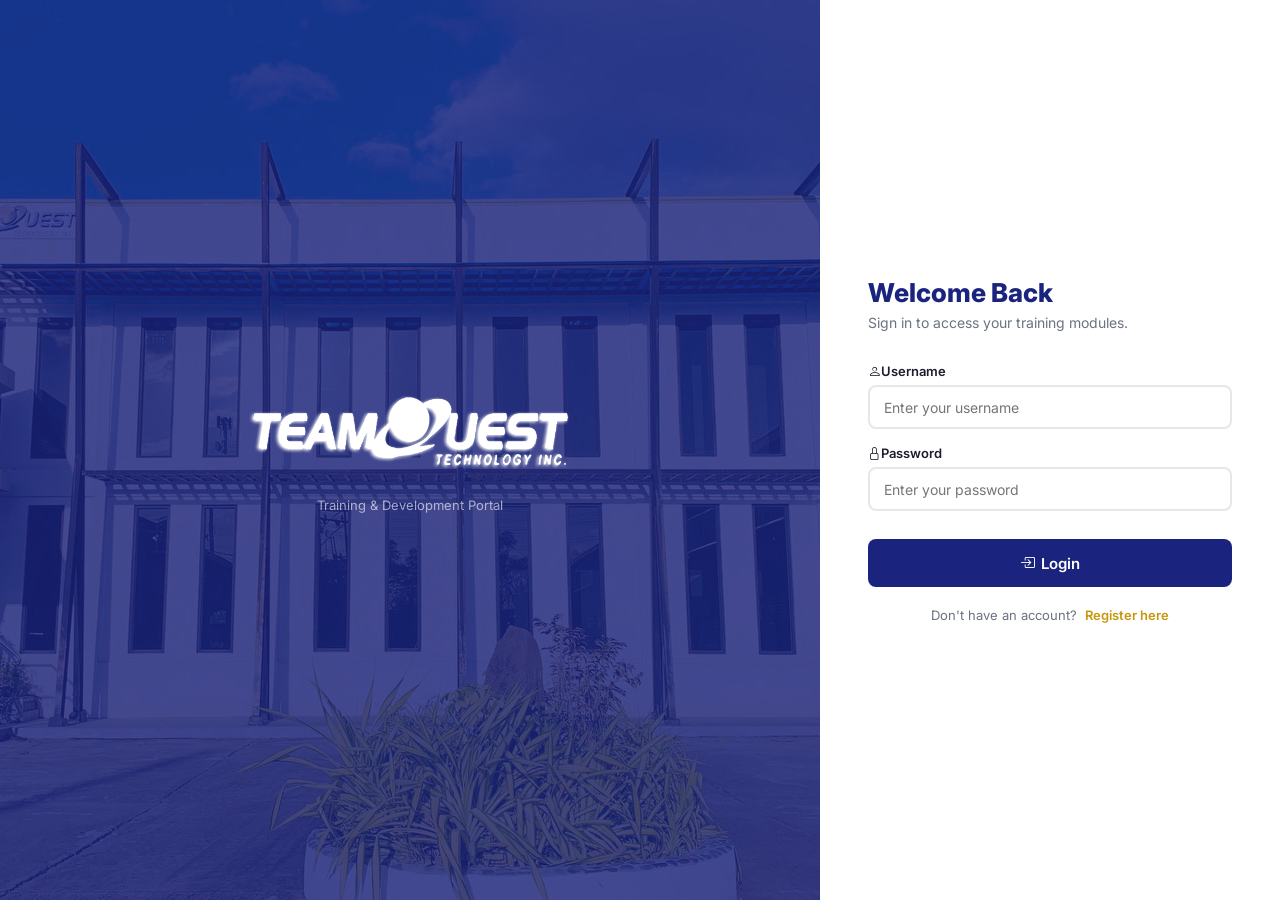
<file: INDEX.html>
<!doctype html>
<html lang="en">
<head>
  <meta charset="utf-8">
  <meta name="viewport" content="width=device-width, initial-scale=1">
  <title>TeamQuest Training Portal</title>
  <link rel="stylesheet" href="https://cdn.jsdelivr.net/npm/bootstrap-icons@1.11.0/font/bootstrap-icons.min.css">
  <link rel="stylesheet" href="assets/css/styles.css">
</head>
<body>

<div class="tq-login-page">

  <!-- LEFT — Navy brand panel -->
  <div class="tq-login-left">
    <div class="tq-login-bg" style="background-image: url('Images/TeamQuest.jpg');"></div>
    <div class="tq-login-logo-wrap">
      <img src="Images/Logo.png" alt="TeamQuest Technology Inc.">
      <p style="color: rgba(255,255,255,0.6); font-size: 13px; margin: 0; text-align: center;">
        Training &amp; Development Portal
      </p>
    </div>
  </div>

  <!-- RIGHT — Login form -->
  <div class="tq-login-right">
    <div class="tq-login-form-wrap">

      <div class="tq-login-title">Welcome Back</div>
      <div class="tq-login-sub">Sign in to access your training modules.</div>

      <form action="INDEX.php" method="POST" autocomplete="off">
        <input type="hidden" name="login" value="1">

        <div class="tq-form-group">
          <label class="tq-label"><i class="bi bi-person me-1"></i>Username</label>
          <input type="text" name="username" class="tq-input" placeholder="Enter your username" required autocomplete="off">
        </div>

        <div class="tq-form-group" style="margin-bottom: 28px;">
          <label class="tq-label"><i class="bi bi-lock me-1"></i>Password</label>
          <input type="password" name="password" class="tq-input" placeholder="Enter your password" required autocomplete="new-password">
        </div>

        <button type="submit" name="login" class="btn-tq-primary w-100" style="width:100%; justify-content: center; height: 48px; font-size: 15px;">
          <i class="bi bi-box-arrow-in-right"></i> Login
        </button>

      </form>

      <div style="text-align: center; margin-top: 20px; font-size: 13px; color: var(--tq-muted);">
        Don't have an account?
        <a href="REGISTER.html" style="color: var(--tq-gold); font-weight: 600; text-decoration: none; margin-left: 4px;">Register here</a>
      </div>

    </div>
  </div>

</div>

<script src="assets/js/scripts.js"></script>
</body>
</html>
</file>
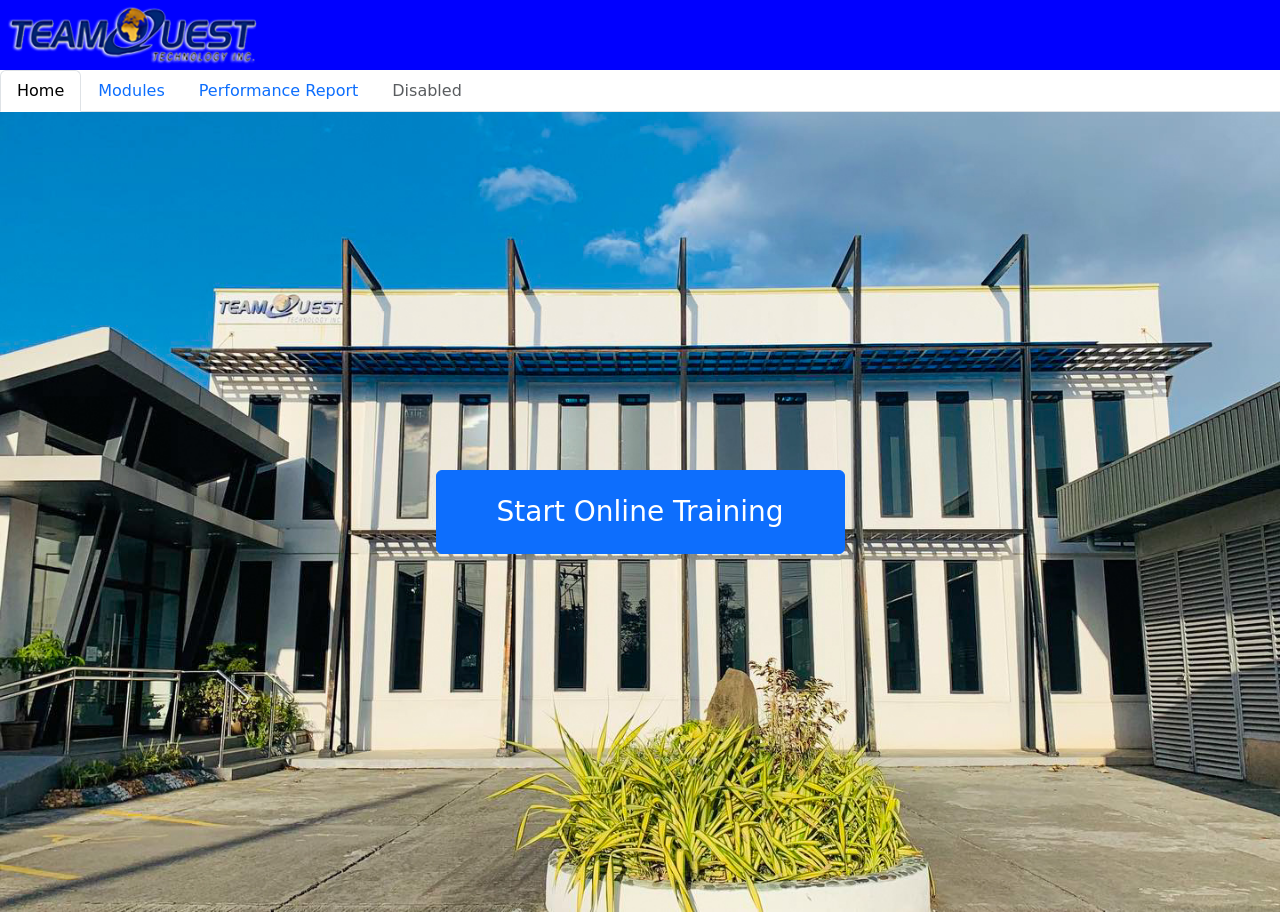
<file: EMPLOYEE.html>
<!doctype html>
<html lang="en">
  <head>
    <meta charset="utf-8">
    <meta name="viewport" content="width=device-width, initial-scale=1">
    <title>Online Training</title>
    <link href="https://cdn.jsdelivr.net/npm/bootstrap@5.3.8/dist/css/bootstrap.min.css" rel="stylesheet" integrity="sha384-sRIl4kxILFvY47J16cr9ZwB07vP4J8+LH7qKQnuqkuIAvNWLzeN8tE5YBujZqJLB" crossorigin="anonymous">
  </head>
  <body>
    <div>
        <div class="logo">
            <img src="Images/Logo.png" alt="Company Logo">
        </div>
        

        <ul class="nav nav-tabs" id="myTab" role="tablist">
            <li class="nav-item" role="presentation">
              <button class="nav-link active" id="home-tab" data-bs-toggle="tab" data-bs-target="#home-tab-pane" type="button" role="tab" aria-controls="home-tab-pane" aria-selected="true">Home</button>
            </li>
            <li class="nav-item" role="presentation">
              <button class="nav-link" id="profile-tab" data-bs-toggle="tab" data-bs-target="#profile-tab-pane" type="button" role="tab" aria-controls="profile-tab-pane" aria-selected="false">Modules</button>
            </li>
            <li class="nav-item" role="presentation">
              <button class="nav-link" id="contact-tab" data-bs-toggle="tab" data-bs-target="#contact-tab-pane" type="button" role="tab" aria-controls="contact-tab-pane" aria-selected="false">Performance Report</button>
            </li>
            <li class="nav-item" role="presentation">
              <button class="nav-link" id="disabled-tab" data-bs-toggle="tab" data-bs-target="#disabled-tab-pane" type="button" role="tab" aria-controls="disabled-tab-pane" aria-selected="false" disabled>Disabled</button>
            </li>
          </ul>
          <div class="tab-content" id="myTabContent">
            <div class="tab-pane fade show active" id="home-tab-pane" role="tabpanel" aria-labelledby="home-tab" tabindex="0">
                <div class="Homepage-Tab">
                    <div class="Homepage-button-tab"> 
                        <button type="button" class="btn btn-primary" >Start Online Training</button>
                    </div>
                </div>
            </div>


            <div class="tab-pane fade" id="profile-tab-pane" role="tabpanel" aria-labelledby="Module-tab" tabindex="0">
               <br>
                <div class="container">
                    <div class="row">
                        
                        <div class="col-md-6 mb-4">
                            <div class="module-card" style="cursor: pointer;" onclick="window.location.href='Module1.html'">
                                <img src="Images/Module1.jpg" alt="Module 1" class="img-fluid">
                                <div class="module-description">
                                    <h4>Semiconductor Burn-In Training Module</h4>
                                    <p>This is the description of module 1. It explains the features and content.</p>
                                </div>
                            </div>
                        </div>
                        <!-- Module 2 -->
                        <div class="col-md-6 mb-4">
                            <div class="module-card" style="cursor: pointer;" onclick="window.location.href='#'">
                                <img src="Images/Module2.jpg" alt="Module 2" class="img-fluid">
                                <div class="module-description">
                                    <h4>Inspection and Sorting Training</h4>
                                    <p>This is the description of module 2. It covers advanced topics.</p>
                                </div>
                            </div>
                        </div>
                    </div>
                </div>
            

            </div>




            <div class="tab-pane fade" id="contact-tab-pane" role="tabpanel" aria-labelledby="contact-tab" tabindex="0">...</div>
            <div class="tab-pane fade" id="disabled-tab-pane" role="tabpanel" aria-labelledby="disabled-tab" tabindex="0">...</div>
        </div>
    <script src="https://cdn.jsdelivr.net/npm/bootstrap@5.3.8/dist/js/bootstrap.bundle.min.js" integrity="sha384-FKyoEForCGlyvwx9Hj09JcYn3nv7wiPVlz7YYwJrWVcXK/BmnVDxM+D2scQbITxI" crossorigin="anonymous"></script>
  </body>
</html>



<style>
    .logo img {
        height: 70px;
        width: auto;  
    }

    .logo {
        background-color: blue;
    }

    .Homepage-Tab {
    background-image: url("Images/TeamQuest.jpg");
    background-size: cover;
    background-position: center;
    background-repeat: no-repeat;
    min-height: 800px;
    display: flex;
    justify-content: center;
    align-items: center;
    }

    .Homepage-button-tab .btn {
    font-size: 28px;
    padding: 20px 60px;
    } 
    .module-card {
        border: 2px solid rgb(0, 0, 0);
        border-radius: 10px;
        overflow: hidden;
        text-align: center;
        background-color: #f9f9f9;
        transition: transform 0.3s;
    }

    .module-card img {
        width: 100%;         
        height: 250px;        
        object-fit: cover;   
    }
</file>
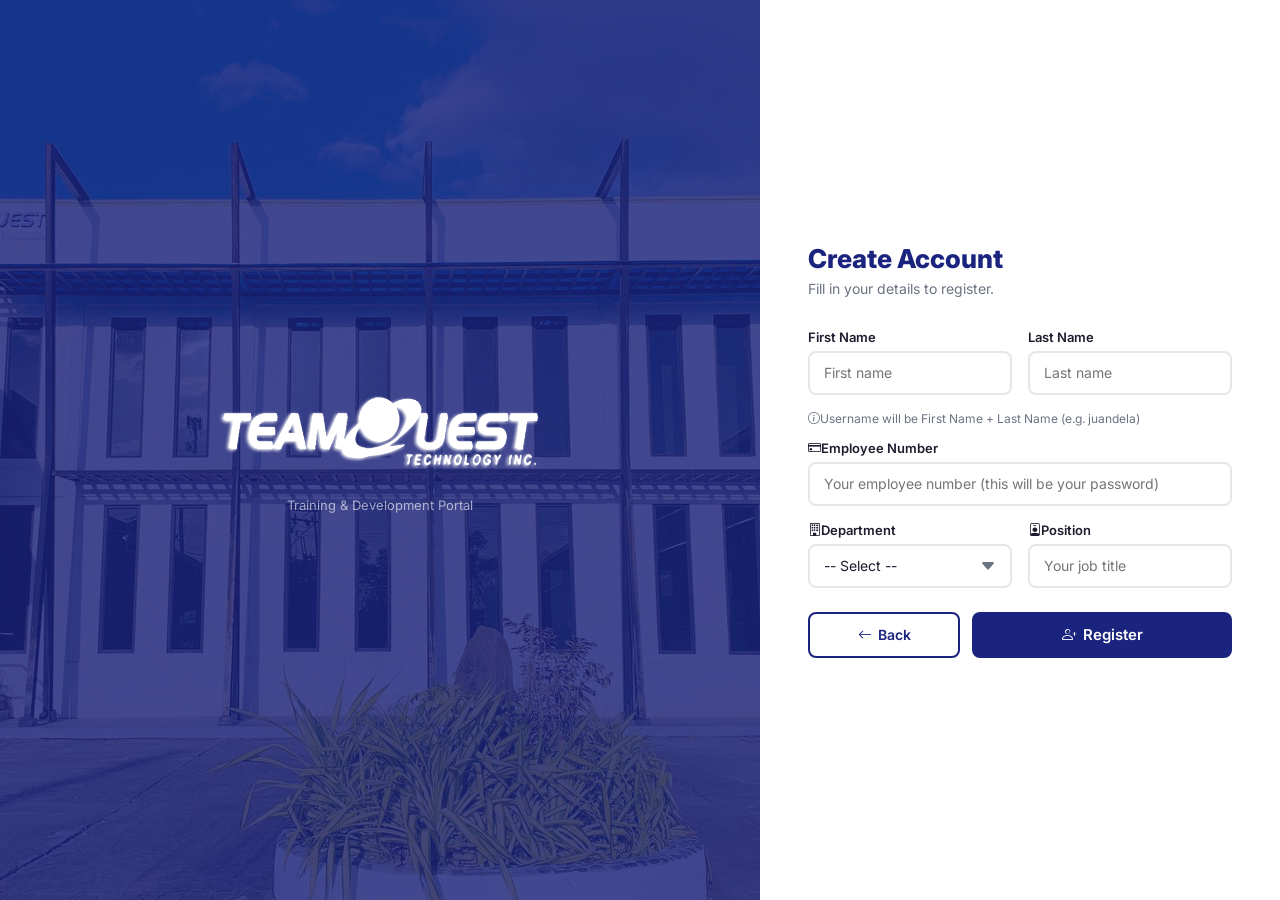
<file: REGISTER.html>
<!DOCTYPE html>
<html lang="en">
<head>
  <meta charset="UTF-8">
  <meta name="viewport" content="width=device-width, initial-scale=1.0">
  <title>Register — TeamQuest Training Portal</title>
  <link rel="stylesheet" href="https://cdn.jsdelivr.net/npm/bootstrap-icons@1.11.0/font/bootstrap-icons.min.css">
  <link rel="stylesheet" href="assets/css/styles.css">
</head>
<body>

<div class="tq-login-page">

  <!-- LEFT — Navy brand panel -->
  <div class="tq-login-left">
    <div class="tq-login-bg" style="background-image: url('Images/TeamQuest.jpg');"></div>
    <div class="tq-login-logo-wrap">
      <img src="Images/Logo.png" alt="TeamQuest Technology Inc.">
      <p style="color: rgba(255,255,255,0.6); font-size: 13px; margin: 0; text-align: center;">
        Training &amp; Development Portal
      </p>
    </div>
  </div>

  <!-- RIGHT — Register form -->
  <div class="tq-login-right" style="width: 520px;">
    <div class="tq-login-form-wrap">

      <div class="tq-login-title">Create Account</div>
      <div class="tq-login-sub">Fill in your details to register.</div>

      <form action="REGISTER.php" method="POST">

        <div class="tq-form-row">
          <div class="tq-form-group" style="margin-bottom:0;">
            <label class="tq-label">First Name</label>
            <input type="text" id="firstname" name="firstname" class="tq-input" placeholder="First name" required>
          </div>
          <div class="tq-form-group" style="margin-bottom:0;">
            <label class="tq-label">Last Name</label>
            <input type="text" id="lastname" name="lastname" class="tq-input" placeholder="Last name" required>
          </div>
        </div>
        <p style="font-size: 12px; color: var(--tq-muted); margin: 6px 0 14px;">
          <i class="bi bi-info-circle me-1"></i>Username will be First Name + Last Name (e.g. juandela)
        </p>

        <div class="tq-form-group">
          <label class="tq-label"><i class="bi bi-credit-card me-1"></i>Employee Number</label>
          <input type="text" id="empnumber" name="empnumber" class="tq-input" placeholder="Your employee number (this will be your password)" required>
        </div>

        <div class="tq-form-row">
          <div class="tq-form-group" style="margin-bottom:0;">
            <label class="tq-label"><i class="bi bi-building me-1"></i>Department</label>
            <select id="department" name="department" class="tq-select" required>
              <option value="" disabled selected>-- Select --</option>
              <option value="ACCOUNTING">ACCOUNTING</option>
              <option value="ASEPH BURN-IN">ASEPH BURN-IN</option>
              <option value="CML BURN-IN">CML BURN-IN</option>
              <option value="ENGINEERING">ENGINEERING</option>
              <option value="ADMIN">ADMIN</option>
              <option value="LOGISTICS">LOGISTICS</option>
              <option value="MACHINING">MACHINING</option>
              <option value="MARKETING">MARKETING/SALES</option>
              <option value="MIS">MIS</option>
              <option value="PLANNING">PLANNING</option>
              <option value="PRODUCTION">PRODUCTION</option>
              <option value="PURCHASING">PURCHASING</option>
              <option value="QA">QA</option>
              <option value="QA/TRAINING">QA/TRAINING</option>
              <option value="STOR">STORE</option>
              <option value="WAREHOUSE">WAREHOUSE</option>
            </select>
          </div>
          <div class="tq-form-group" style="margin-bottom:0;">
            <label class="tq-label"><i class="bi bi-person-badge me-1"></i>Position</label>
            <input type="text" id="position" name="position" class="tq-input" placeholder="Your job title" required>
          </div>
        </div>

        <div style="display: flex; gap: 12px; margin-top: 24px;">
          <a href="INDEX.html" class="btn-tq-outline" style="flex: 1; justify-content: center; height: 46px; font-size: 14px;">
            <i class="bi bi-arrow-left"></i> Back
          </a>
          <button type="submit" class="btn-tq-primary" style="flex: 2; justify-content: center; height: 46px; font-size: 15px;">
            <i class="bi bi-person-plus"></i> Register
          </button>
        </div>

      </form>

    </div>
  </div>

</div>

<script src="assets/js/scripts.js"></script>
</body>
</html>
</file>
<file: assets/css/styles.css>
/* ============================================================
   TeamQuest Training Portal — Global Design System
   Colors: Navy #1a237e | Gold #c8960c | BG #f5f6fa
   Font: Inter (Google Fonts)
   ============================================================ */

@import url('https://fonts.googleapis.com/css2?family=Inter:wght@400;500;600;700;800&display=swap');

/* === ROOT VARIABLES === */
:root {
  --tq-navy:        #1a237e;
  --tq-navy-dark:   #0d1757;
  --tq-gold:        #c8960c;
  --tq-gold-hover:  #e0a800;
  --tq-bg:          #f5f6fa;
  --tq-surface:     #ffffff;
  --tq-text:        #1c1c2e;
  --tq-muted:       #6b7280;
  --tq-success:     #16a34a;
  --tq-danger:      #dc2626;
  --tq-warning:     #f59e0b;
  --tq-radius:      12px;
  --tq-radius-sm:   8px;
  --tq-shadow:      0 2px 8px rgba(0,0,0,0.08);
  --tq-shadow-md:   0 4px 16px rgba(0,0,0,0.12);
  --tq-sidebar-w:   240px;
  --tq-topbar-h:    64px;
}

/* === RESET & BASE === */
*, *::before, *::after { box-sizing: border-box; }

body {
  font-family: 'Inter', -apple-system, BlinkMacSystemFont, 'Segoe UI', sans-serif;
  font-size: 14px;
  background: var(--tq-bg);
  color: var(--tq-text);
  margin: 0;
  -webkit-font-smoothing: antialiased;
}

/* === SHELL LAYOUT === */
.tq-shell { display: flex; flex-direction: column; min-height: 100vh; }

/* === TOPBAR === */
.tq-topbar {
  height: var(--tq-topbar-h);
  background: var(--tq-navy);
  display: flex;
  align-items: center;
  padding: 0 20px;
  position: fixed;
  top: 0; left: 0; right: 0;
  z-index: 1000;
  box-shadow: 0 2px 12px rgba(0,0,0,0.25);
}
.tq-logo { height: 44px; width: auto; }
.tq-page-title {
  flex: 1;
  text-align: center;
  color: #fff;
  font-size: 16px;
  font-weight: 600;
  letter-spacing: 0.2px;
}
.tq-user-badge {
  display: flex;
  align-items: center;
  gap: 10px;
  color: rgba(255,255,255,0.9);
  font-size: 13px;
  font-weight: 500;
}
.tq-avatar {
  width: 34px; height: 34px;
  background: var(--tq-gold);
  border-radius: 50%;
  display: flex; align-items: center; justify-content: center;
  font-weight: 700; font-size: 14px; color: #fff;
  flex-shrink: 0;
}

/* === BODY BELOW TOPBAR === */
.tq-body {
  display: flex;
  padding-top: var(--tq-topbar-h);
  min-height: 100vh;
}

/* === SIDEBAR === */
.tq-sidebar {
  width: var(--tq-sidebar-w);
  background: var(--tq-navy);
  position: fixed;
  top: var(--tq-topbar-h);
  left: 0; bottom: 0;
  display: flex; flex-direction: column;
  z-index: 900;
  overflow-y: auto;
  border-right: 1px solid rgba(255,255,255,0.07);
}
.tq-nav { list-style: none; padding: 16px 0; margin: 0; flex: 1; }
.tq-nav-item { position: relative; }
.tq-nav-link {
  display: flex; align-items: center; gap: 12px;
  padding: 13px 20px;
  color: rgba(255,255,255,0.68);
  text-decoration: none;
  font-size: 13px; font-weight: 500;
  transition: all 0.15s ease;
  cursor: pointer;
  border: none; background: none; width: 100%;
  border-left: 4px solid transparent;
}
.tq-nav-link:hover { color: #fff; background: rgba(255,255,255,0.08); }
.tq-nav-item.active .tq-nav-link {
  color: #fff;
  background: rgba(255,255,255,0.1);
  border-left-color: var(--tq-gold);
  padding-left: 16px;
}
.tq-nav-link .bi { font-size: 16px; flex-shrink: 0; }
.tq-nav-divider {
  height: 1px; background: rgba(255,255,255,0.08);
  margin: 8px 16px;
}
.tq-sidebar-footer {
  padding: 16px;
  border-top: 1px solid rgba(255,255,255,0.08);
}
.tq-logout {
  display: flex; align-items: center; gap: 10px;
  color: rgba(255,255,255,0.55);
  text-decoration: none; font-size: 13px;
  padding: 10px 12px; border-radius: var(--tq-radius-sm);
  transition: all 0.15s;
}
.tq-logout:hover { color: #fff; background: rgba(220,38,38,0.25); }

/* === MAIN CONTENT === */
.tq-content {
  margin-left: var(--tq-sidebar-w);
  flex: 1;
  padding: 28px 28px 48px;
  min-height: calc(100vh - var(--tq-topbar-h));
}

/* === SECTION SWITCHING === */
.tq-section { display: none; }
.tq-section.active {
  display: block;
  animation: tq-fade-in 0.2s ease;
}
@keyframes tq-fade-in {
  from { opacity: 0; transform: translateY(6px); }
  to   { opacity: 1; transform: translateY(0); }
}

/* === SECTION HEADER === */
.tq-section-header {
  font-size: 18px; font-weight: 700;
  color: var(--tq-navy); margin-bottom: 20px;
  display: flex; align-items: center; gap: 10px;
  padding-bottom: 12px;
  border-bottom: 2px solid #eef0f7;
}

/* === STAT CARDS === */
.tq-stat-grid {
  display: grid;
  grid-template-columns: repeat(4, 1fr);
  gap: 16px; margin-bottom: 24px;
}
.tq-stat-card {
  background: var(--tq-surface);
  border-radius: var(--tq-radius);
  padding: 20px;
  box-shadow: var(--tq-shadow);
  border-top: 4px solid var(--tq-gold);
  display: flex; align-items: flex-start; gap: 16px;
  transition: box-shadow 0.15s;
}
.tq-stat-card:hover { box-shadow: var(--tq-shadow-md); }
.tq-stat-icon {
  width: 46px; height: 46px;
  background: rgba(26,35,126,0.08);
  border-radius: 10px;
  display: flex; align-items: center; justify-content: center;
  color: var(--tq-navy); font-size: 20px; flex-shrink: 0;
}
.tq-stat-value {
  font-size: 26px; font-weight: 800;
  color: var(--tq-navy); line-height: 1.1;
}
.tq-stat-label { font-size: 12px; color: var(--tq-muted); margin-top: 4px; font-weight: 500; }

/* === CARDS === */
.tq-card {
  background: var(--tq-surface);
  border-radius: var(--tq-radius);
  box-shadow: var(--tq-shadow);
  overflow: hidden;
  margin-bottom: 20px;
}
.tq-card-header {
  padding: 16px 20px;
  font-weight: 600; font-size: 14px;
  border-bottom: 1px solid #f0f1f5;
  color: var(--tq-text);
  display: flex; align-items: center;
}
.tq-card-body { padding: 20px; }

/* === CONTINUE CARD === */
.tq-continue-card {
  background: var(--tq-surface);
  border-radius: var(--tq-radius);
  box-shadow: var(--tq-shadow);
  border-left: 5px solid var(--tq-navy);
  padding: 20px 24px;
  display: flex; align-items: center; gap: 20px;
  margin-bottom: 24px;
}
.tq-continue-card img {
  width: 80px; height: 80px;
  border-radius: var(--tq-radius-sm);
  object-fit: cover; flex-shrink: 0;
}
.tq-continue-title { font-size: 16px; font-weight: 600; color: var(--tq-navy); }
.tq-continue-sub  { font-size: 12px; color: var(--tq-muted); margin-top: 4px; }

/* === MODULE GRID === */
.tq-module-grid {
  display: grid;
  grid-template-columns: repeat(3, 1fr);
  gap: 20px;
}
.tq-module-card {
  background: var(--tq-surface);
  border-radius: var(--tq-radius);
  box-shadow: var(--tq-shadow);
  overflow: hidden;
  cursor: pointer;
  transition: transform 0.15s, box-shadow 0.15s;
  display: flex; flex-direction: column;
}
.tq-module-card:hover { transform: translateY(-3px); box-shadow: var(--tq-shadow-md); }
.tq-module-card.locked { opacity: 0.55; cursor: not-allowed; pointer-events: none; }
.tq-module-img { width: 100%; height: 180px; object-fit: cover; display: block; }
.tq-module-body { padding: 16px; flex: 1; }
.tq-module-title { font-size: 15px; font-weight: 600; margin-bottom: 6px; color: var(--tq-text); }
.tq-module-desc {
  font-size: 13px; color: var(--tq-muted);
  display: -webkit-box; -webkit-line-clamp: 2;
  -webkit-box-orient: vertical; overflow: hidden;
  margin-bottom: 12px; line-height: 1.5;
}
.tq-module-footer {
  display: flex; align-items: center; justify-content: space-between;
  padding-top: 10px; border-top: 1px solid #f0f1f5;
}

/* === STEP INDICATOR === */
.tq-steps {
  display: flex; align-items: center;
  padding: 10px 16px; background: #f8f9ff;
  border-top: 1px solid #eef0f7;
  font-size: 11px; gap: 4px;
}
.tq-step { display: flex; align-items: center; gap: 5px; color: var(--tq-muted); font-weight: 500; }
.tq-step.active { color: var(--tq-gold); font-weight: 700; }
.tq-step.done   { color: var(--tq-success); font-weight: 600; }
.tq-step-num {
  width: 18px; height: 18px; border-radius: 50%;
  background: #e5e7eb; color: #999;
  font-size: 10px; display: flex; align-items: center; justify-content: center;
  font-weight: 700; flex-shrink: 0;
}
.tq-step.active .tq-step-num { background: var(--tq-gold); color: #fff; }
.tq-step.done .tq-step-num   { background: var(--tq-success); color: #fff; }
.tq-step-arrow { color: #d1d5db; margin: 0 4px; }

/* === PROGRESS ROWS === */
.tq-progress-row {
  display: flex; align-items: center; gap: 14px;
  padding: 10px 0; border-bottom: 1px solid #f0f1f5;
}
.tq-progress-row:last-child { border-bottom: none; }
.tq-progress-label { width: 180px; font-size: 13px; font-weight: 500; flex-shrink: 0; white-space: nowrap; overflow: hidden; text-overflow: ellipsis; }
.tq-progress-bar-wrap { flex: 1; height: 8px; background: #e5e7eb; border-radius: 4px; overflow: hidden; }
.tq-progress-fill { height: 100%; border-radius: 4px; transition: width 0.6s ease; }
.tq-progress-fill.passed { background: var(--tq-success); }
.tq-progress-fill.failed { background: var(--tq-danger); }
.tq-progress-fill.empty  { background: #d1d5db; width: 0 !important; }
.tq-progress-status { font-size: 11px; font-weight: 600; min-width: 80px; text-align: right; }

/* === BUTTONS === */
.btn-tq-primary {
  background: var(--tq-navy); color: #fff;
  border: none; border-radius: var(--tq-radius-sm);
  padding: 10px 22px; font-weight: 600; font-size: 14px;
  cursor: pointer; transition: background 0.15s;
  font-family: inherit;
  display: inline-flex; align-items: center; gap: 6px;
}
.btn-tq-primary:hover { background: var(--tq-navy-dark); color: #fff; }
.btn-tq-primary:disabled { opacity: 0.5; cursor: not-allowed; }

.btn-tq-gold {
  background: var(--tq-gold); color: #fff;
  border: none; border-radius: var(--tq-radius-sm);
  padding: 10px 22px; font-weight: 600; font-size: 14px;
  cursor: pointer; transition: background 0.15s;
  font-family: inherit; text-decoration: none;
  display: inline-flex; align-items: center; gap: 6px;
}
.btn-tq-gold:hover { background: var(--tq-gold-hover); color: #fff; }
.btn-tq-gold:disabled { opacity: 0.5; cursor: not-allowed; }

.btn-tq-outline {
  background: transparent; color: var(--tq-navy);
  border: 2px solid var(--tq-navy); border-radius: var(--tq-radius-sm);
  padding: 9px 20px; font-weight: 600; font-size: 14px;
  cursor: pointer; transition: all 0.15s; font-family: inherit;
  display: inline-flex; align-items: center; gap: 6px;
  text-decoration: none;
}
.btn-tq-outline:hover { background: var(--tq-navy); color: #fff; }

.btn-tq-danger {
  background: var(--tq-danger); color: #fff;
  border: none; border-radius: var(--tq-radius-sm);
  padding: 7px 14px; font-weight: 600; font-size: 13px;
  cursor: pointer; transition: background 0.15s; font-family: inherit;
  display: inline-flex; align-items: center; gap: 5px;
}
.btn-tq-danger:hover { background: #b91c1c; color: #fff; }

/* === BADGES === */
.tq-badge {
  padding: 3px 10px; border-radius: 20px;
  font-size: 11px; font-weight: 600; display: inline-block;
}
.tq-badge-success { background: #dcfce7; color: #16a34a; }
.tq-badge-danger  { background: #fee2e2; color: #dc2626; }
.tq-badge-warning { background: #fef3c7; color: #d97706; }
.tq-badge-navy    { background: rgba(26,35,126,0.1); color: var(--tq-navy); }
.tq-badge-gray    { background: #f0f0f4; color: #6b7280; }

/* === TABLES === */
.tq-table { width: 100%; border-collapse: collapse; }
.tq-table th {
  background: var(--tq-navy); color: #fff;
  padding: 12px 16px; text-align: left;
  font-size: 12px; font-weight: 600; letter-spacing: 0.3px;
  text-transform: uppercase;
}
.tq-table td {
  padding: 12px 16px; border-bottom: 1px solid #f0f1f5;
  font-size: 13px; vertical-align: middle;
}
.tq-table tbody tr:hover { background: #f8f9ff; }
.tq-table .row-pass { border-left: 3px solid var(--tq-success); }
.tq-table .row-fail { border-left: 3px solid var(--tq-danger); }

/* === FILTER PILLS === */
.tq-filter-pills { display: flex; gap: 8px; margin-bottom: 18px; flex-wrap: wrap; }
.tq-pill {
  padding: 6px 18px; border-radius: 20px;
  border: 2px solid #e5e7eb; background: #fff;
  font-size: 13px; font-weight: 500; cursor: pointer;
  transition: all 0.15s; font-family: inherit;
}
.tq-pill.active { background: var(--tq-navy); color: #fff; border-color: var(--tq-navy); }
.tq-pill:hover:not(.active) { border-color: var(--tq-navy); color: var(--tq-navy); }

/* === QUICK ACTIONS === */
.tq-quick-actions { display: flex; gap: 16px; margin: 0 0 24px; }
.tq-quick-action {
  flex: 1; padding: 18px 20px;
  background: var(--tq-gold); color: #fff;
  border-radius: var(--tq-radius); box-shadow: var(--tq-shadow);
  display: flex; align-items: center; gap: 14px;
  text-decoration: none; font-weight: 600; font-size: 14px;
  transition: background 0.15s, transform 0.1s;
}
.tq-quick-action:hover { background: var(--tq-gold-hover); color: #fff; transform: translateY(-2px); }
.tq-quick-action .bi { font-size: 22px; flex-shrink: 0; }

/* === EXAM PAGE === */
.tq-exam-header {
  text-align: center; margin-bottom: 24px;
}
.tq-exam-counter {
  display: inline-block;
  background: rgba(200,150,12,0.12); color: var(--tq-gold);
  padding: 6px 20px; border-radius: 20px;
  font-size: 13px; font-weight: 700; letter-spacing: 0.5px;
}
.tq-question-card {
  background: var(--tq-surface);
  border-radius: var(--tq-radius);
  box-shadow: var(--tq-shadow);
  padding: 24px; margin-bottom: 16px;
}
.tq-question-num {
  font-size: 11px; font-weight: 700; color: var(--tq-gold);
  text-transform: uppercase; letter-spacing: 0.5px; margin-bottom: 8px;
}
.tq-question-text { font-size: 15px; font-weight: 600; color: var(--tq-text); margin-bottom: 18px; line-height: 1.5; }
.tq-option {
  display: flex; align-items: center; gap: 12px;
  width: 100%; padding: 13px 16px;
  border: 2px solid #e5e7eb; border-radius: var(--tq-radius-sm);
  margin-bottom: 8px; cursor: pointer;
  font-size: 14px; font-family: inherit;
  transition: all 0.12s; text-align: left;
  background: #fff; color: var(--tq-text);
}
.tq-option:hover { border-color: var(--tq-navy); background: #f0f2ff; }
.tq-option.selected { background: var(--tq-navy); color: #fff; border-color: var(--tq-navy); }
.tq-option input[type="radio"] { display: none; }
.tq-option-letter {
  width: 26px; height: 26px; border-radius: 50%;
  background: #e5e7eb; color: var(--tq-text);
  display: flex; align-items: center; justify-content: center;
  font-size: 12px; font-weight: 700; flex-shrink: 0;
  transition: all 0.12s;
}
.tq-option.selected .tq-option-letter { background: rgba(255,255,255,0.25); color: #fff; }
.tq-exam-sticky {
  position: sticky; bottom: 0;
  background: #fff; border-top: 2px solid #eef0f7;
  padding: 14px 24px;
  display: flex; align-items: center; justify-content: space-between;
  z-index: 100; box-shadow: 0 -4px 16px rgba(0,0,0,0.06);
  border-radius: 0 0 var(--tq-radius) var(--tq-radius);
}
.tq-exam-dots { display: flex; gap: 6px; flex-wrap: wrap; max-width: 400px; }
.tq-dot {
  width: 10px; height: 10px; border-radius: 50%;
  background: #e5e7eb; transition: background 0.15s;
}
.tq-dot.answered { background: var(--tq-navy); }

/* === RESULT DISPLAY === */
.tq-result-wrap {
  max-width: 680px; margin: 0 auto;
}
.tq-result-score-card {
  background: var(--tq-surface); border-radius: var(--tq-radius);
  box-shadow: var(--tq-shadow); padding: 32px; text-align: center; margin-bottom: 24px;
}
.tq-result-score-card .score-num {
  font-size: 64px; font-weight: 800; line-height: 1;
  margin: 12px 0;
}
.tq-result-score-card.passed .score-num { color: var(--tq-success); }
.tq-result-score-card.failed .score-num { color: var(--tq-danger); }
.tq-result-score-card .score-label {
  font-size: 18px; font-weight: 600;
  margin-bottom: 8px;
}

/* === MISTAKE REVIEW === */
.tq-mistake-pair {
  display: grid; grid-template-columns: 1fr 1fr;
  gap: 12px; margin-bottom: 16px;
}
.tq-mistake-wrong {
  background: #fff5f5; border: 1.5px solid #fecaca;
  border-radius: var(--tq-radius-sm); padding: 16px;
}
.tq-mistake-correct {
  background: #f0fdf4; border: 1.5px solid #bbf7d0;
  border-radius: var(--tq-radius-sm); padding: 16px;
}
.tq-mistake-label {
  font-size: 11px; font-weight: 700; text-transform: uppercase;
  letter-spacing: 0.5px; margin-bottom: 8px;
  display: flex; align-items: center; gap: 5px;
}
.tq-mistake-wrong .tq-mistake-label   { color: var(--tq-danger); }
.tq-mistake-correct .tq-mistake-label { color: var(--tq-success); }
.tq-mistake-question {
  font-size: 13px; font-weight: 600; color: var(--tq-text);
  margin-bottom: 10px; line-height: 1.5;
}
.tq-mistake-answer { font-size: 13px; }
.tq-mistake-all-options { list-style: none; padding: 0; margin: 0; }
.tq-mistake-all-options li {
  padding: 5px 0; font-size: 13px; color: var(--tq-muted);
  border-bottom: 1px solid #f0f0f0;
}
.tq-mistake-all-options li:last-child { border-bottom: none; }
.tq-mistake-all-options li.correct { color: var(--tq-success); font-weight: 600; }

/* === GAUGE TOGGLE === */
.tq-toggle-wrap { display: flex; gap: 6px; justify-content: center; }
.tq-toggle-btn {
  padding: 5px 16px; border-radius: 6px;
  border: 2px solid #e5e7eb; background: #fff;
  font-weight: 700; font-size: 14px; cursor: pointer;
  transition: all 0.12s; font-family: inherit;
  min-width: 44px;
}
.tq-toggle-btn:hover { border-color: var(--tq-muted); }
.tq-toggle-btn.active-0 { background: var(--tq-danger); color: #fff; border-color: var(--tq-danger); }
.tq-toggle-btn.active-1 { background: var(--tq-success); color: #fff; border-color: var(--tq-success); }

/* === GAUGE TABLE === */
.tq-gauge-table { width: 100%; border-collapse: collapse; }
.tq-gauge-table th, .tq-gauge-table td {
  border: 1px solid #dee2e6; padding: 6px; text-align: center;
  font-size: 13px; vertical-align: middle;
}
.tq-gauge-table th { background: var(--tq-navy); color: #fff; font-size: 12px; font-weight: 600; }
.tq-gauge-table tr:nth-child(even) td { background: #f8f9ff; }

/* === GAUGE 10×5 GRID === */
.tq-gauge-grid {
  display: grid; grid-template-columns: repeat(10, 1fr);
  gap: 8px; padding: 16px;
}
.tq-gauge-cell { display: flex; flex-direction: column; align-items: center; gap: 4px; }
.tq-gauge-cell .cell-num { font-size: 11px; color: var(--tq-muted); font-weight: 600; }

/* === MODULE VIEW PAGE === */
.tq-module-hero {
  background: var(--tq-navy);
  background: linear-gradient(135deg, var(--tq-navy) 0%, var(--tq-navy-dark) 100%);
  color: #fff; padding: 48px 0 90px; text-align: center;
}
.tq-module-hero h1 { font-size: 28px; font-weight: 700; margin-bottom: 8px; }
.tq-module-hero p  { opacity: 0.7; font-size: 14px; margin: 0; }
.tq-content-card {
  background: #fff; border-radius: var(--tq-radius);
  margin-top: -60px; padding: 40px;
  position: relative; z-index: 10;
  box-shadow: var(--tq-shadow-md);
}
.tq-video-box {
  background: #000; border-radius: var(--tq-radius);
  overflow: hidden; margin: 28px 0;
  box-shadow: 0 8px 28px rgba(0,0,0,0.25);
}

/* === COLLAPSIBLE FORM PANEL === */
.tq-collapse-toggle {
  display: inline-flex; align-items: center; gap: 8px;
  padding: 10px 20px;
  background: var(--tq-gold); color: #fff;
  border: none; border-radius: var(--tq-radius-sm);
  font-weight: 600; font-size: 14px; cursor: pointer;
  margin-bottom: 16px; transition: background 0.15s; font-family: inherit;
}
.tq-collapse-toggle:hover { background: var(--tq-gold-hover); }
.tq-collapse-body { display: none; }
.tq-collapse-body.open { display: block; animation: tq-fade-in 0.15s ease; }

/* === FORM CONTROLS === */
.tq-form-row { display: grid; grid-template-columns: 1fr 1fr; gap: 16px; margin-bottom: 16px; }
.tq-form-group { margin-bottom: 16px; }
.tq-label { font-size: 13px; font-weight: 600; color: var(--tq-text); margin-bottom: 6px; display: block; }
.tq-input {
  width: 100%; height: 44px;
  border: 2px solid #e5e7eb; border-radius: var(--tq-radius-sm);
  padding: 0 14px; font-size: 14px; color: var(--tq-text);
  outline: none; transition: border 0.15s; font-family: inherit; background: #fff;
}
.tq-input:focus { border-color: var(--tq-gold); }
.tq-select {
  width: 100%; height: 44px;
  border: 2px solid #e5e7eb; border-radius: var(--tq-radius-sm);
  padding: 0 40px 0 14px; font-size: 14px; color: var(--tq-text);
  outline: none; font-family: inherit; transition: border 0.15s;
  appearance: none; background: #fff;
  background-image: url("data:image/svg+xml,%3Csvg xmlns='http://www.w3.org/2000/svg' width='16' height='16' fill='%236b7280' viewBox='0 0 16 16'%3E%3Cpath d='M7.247 11.14L2.451 5.658C1.885 5.013 2.345 4 3.204 4h9.592a1 1 0 0 1 .753 1.659l-4.796 5.48a1 1 0 0 1-1.506 0z'/%3E%3C/svg%3E");
  background-repeat: no-repeat; background-position: right 14px center;
  cursor: pointer;
}
.tq-select:focus { border-color: var(--tq-gold); }
.tq-textarea {
  width: 100%; padding: 12px 14px; min-height: 80px;
  border: 2px solid #e5e7eb; border-radius: var(--tq-radius-sm);
  font-size: 14px; color: var(--tq-text); font-family: inherit;
  outline: none; resize: vertical; transition: border 0.15s;
}
.tq-textarea:focus { border-color: var(--tq-gold); }

/* === LOGIN PAGE === */
.tq-login-page { min-height: 100vh; display: flex; }
.tq-login-left {
  flex: 1; background: var(--tq-navy);
  display: flex; align-items: center; justify-content: center;
  position: relative; overflow: hidden;
}
.tq-login-bg {
  position: absolute; inset: 0;
  background-size: cover; background-position: center;
  opacity: 0.18; background-blend-mode: luminosity;
}
.tq-login-logo-wrap {
  position: relative; z-index: 1;
  display: flex; flex-direction: column; align-items: center; gap: 20px;
}
.tq-login-logo-wrap img { height: 90px; filter: brightness(0) invert(1); }
.tq-login-right {
  width: 460px; display: flex; align-items: center;
  justify-content: center; padding: 48px; background: #fff;
}
.tq-login-form-wrap { width: 100%; }
.tq-login-title { font-size: 26px; font-weight: 800; color: var(--tq-navy); margin-bottom: 6px; }
.tq-login-sub   { font-size: 14px; color: var(--tq-muted); margin-bottom: 32px; }

/* === EMPTY STATE === */
.tq-empty { text-align: center; padding: 48px 20px; color: var(--tq-muted); }
.tq-empty-icon { font-size: 52px; margin-bottom: 12px; opacity: 0.35; display: block; }
.tq-empty-text { font-size: 15px; font-weight: 500; }
.tq-empty-sub  { font-size: 13px; margin-top: 6px; }

/* === TOASTS === */
#tq-toast-container {
  position: fixed; bottom: 24px; right: 24px;
  z-index: 9999; display: flex; flex-direction: column; gap: 10px;
  pointer-events: none;
}
.tq-toast {
  min-width: 280px; padding: 14px 20px;
  border-radius: var(--tq-radius-sm); box-shadow: var(--tq-shadow-md);
  font-size: 14px; font-weight: 500;
  display: flex; align-items: center; gap: 10px;
  color: #fff; pointer-events: auto;
  animation: tq-toast-in 0.25s ease;
}
.tq-toast.success { background: var(--tq-success); }
.tq-toast.error   { background: var(--tq-danger); }
.tq-toast.info    { background: var(--tq-navy); }
@keyframes tq-toast-in {
  from { transform: translateX(110%); opacity: 0; }
  to   { transform: translateX(0);    opacity: 1; }
}
@keyframes tq-toast-out {
  from { transform: translateX(0);    opacity: 1; }
  to   { transform: translateX(110%); opacity: 0; }
}
.tq-toast.hiding { animation: tq-toast-out 0.25s ease forwards; }

/* === REPORT HEADER === */
.tq-report-header {
  background: var(--tq-navy); color: #fff;
  padding: 20px 24px; border-radius: var(--tq-radius) var(--tq-radius) 0 0;
  display: flex; justify-content: space-between; align-items: center;
}

/* === SCROLLBAR === */
::-webkit-scrollbar { width: 6px; height: 6px; }
::-webkit-scrollbar-track { background: transparent; }
::-webkit-scrollbar-thumb { background: rgba(26,35,126,0.2); border-radius: 3px; }
::-webkit-scrollbar-thumb:hover { background: rgba(26,35,126,0.4); }

/* === SPINNER === */
.tq-spinner {
  display: inline-block; width: 14px; height: 14px;
  border: 2px solid rgba(255,255,255,0.4);
  border-top-color: #fff; border-radius: 50%;
  animation: tq-spin 0.7s linear infinite;
}
@keyframes tq-spin { to { transform: rotate(360deg); } }

/* === UTILITY === */
.tq-divider { height: 1px; background: #eef0f7; margin: 20px 0; }
.tq-text-navy { color: var(--tq-navy) !important; }
.tq-text-gold { color: var(--tq-gold) !important; }
.tq-text-muted { color: var(--tq-muted) !important; }
.tq-fw-700 { font-weight: 700 !important; }
</file>
